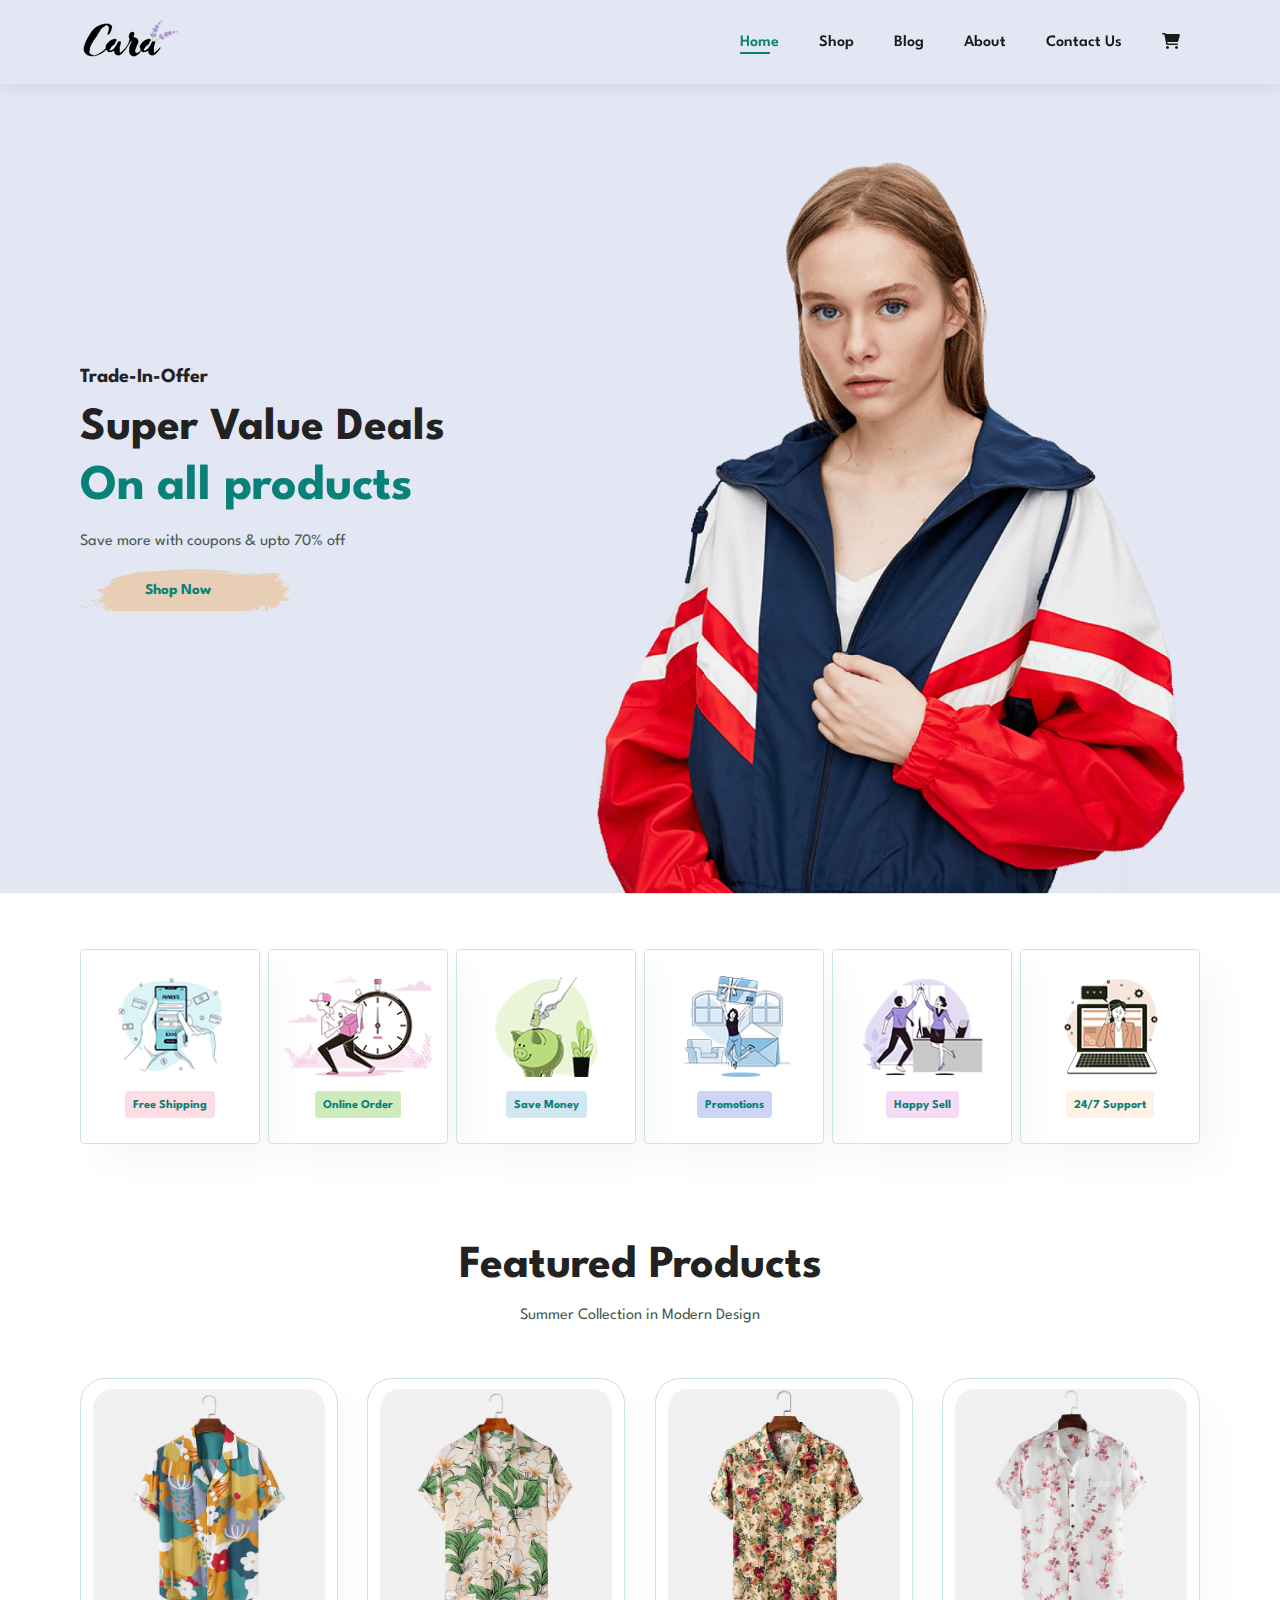
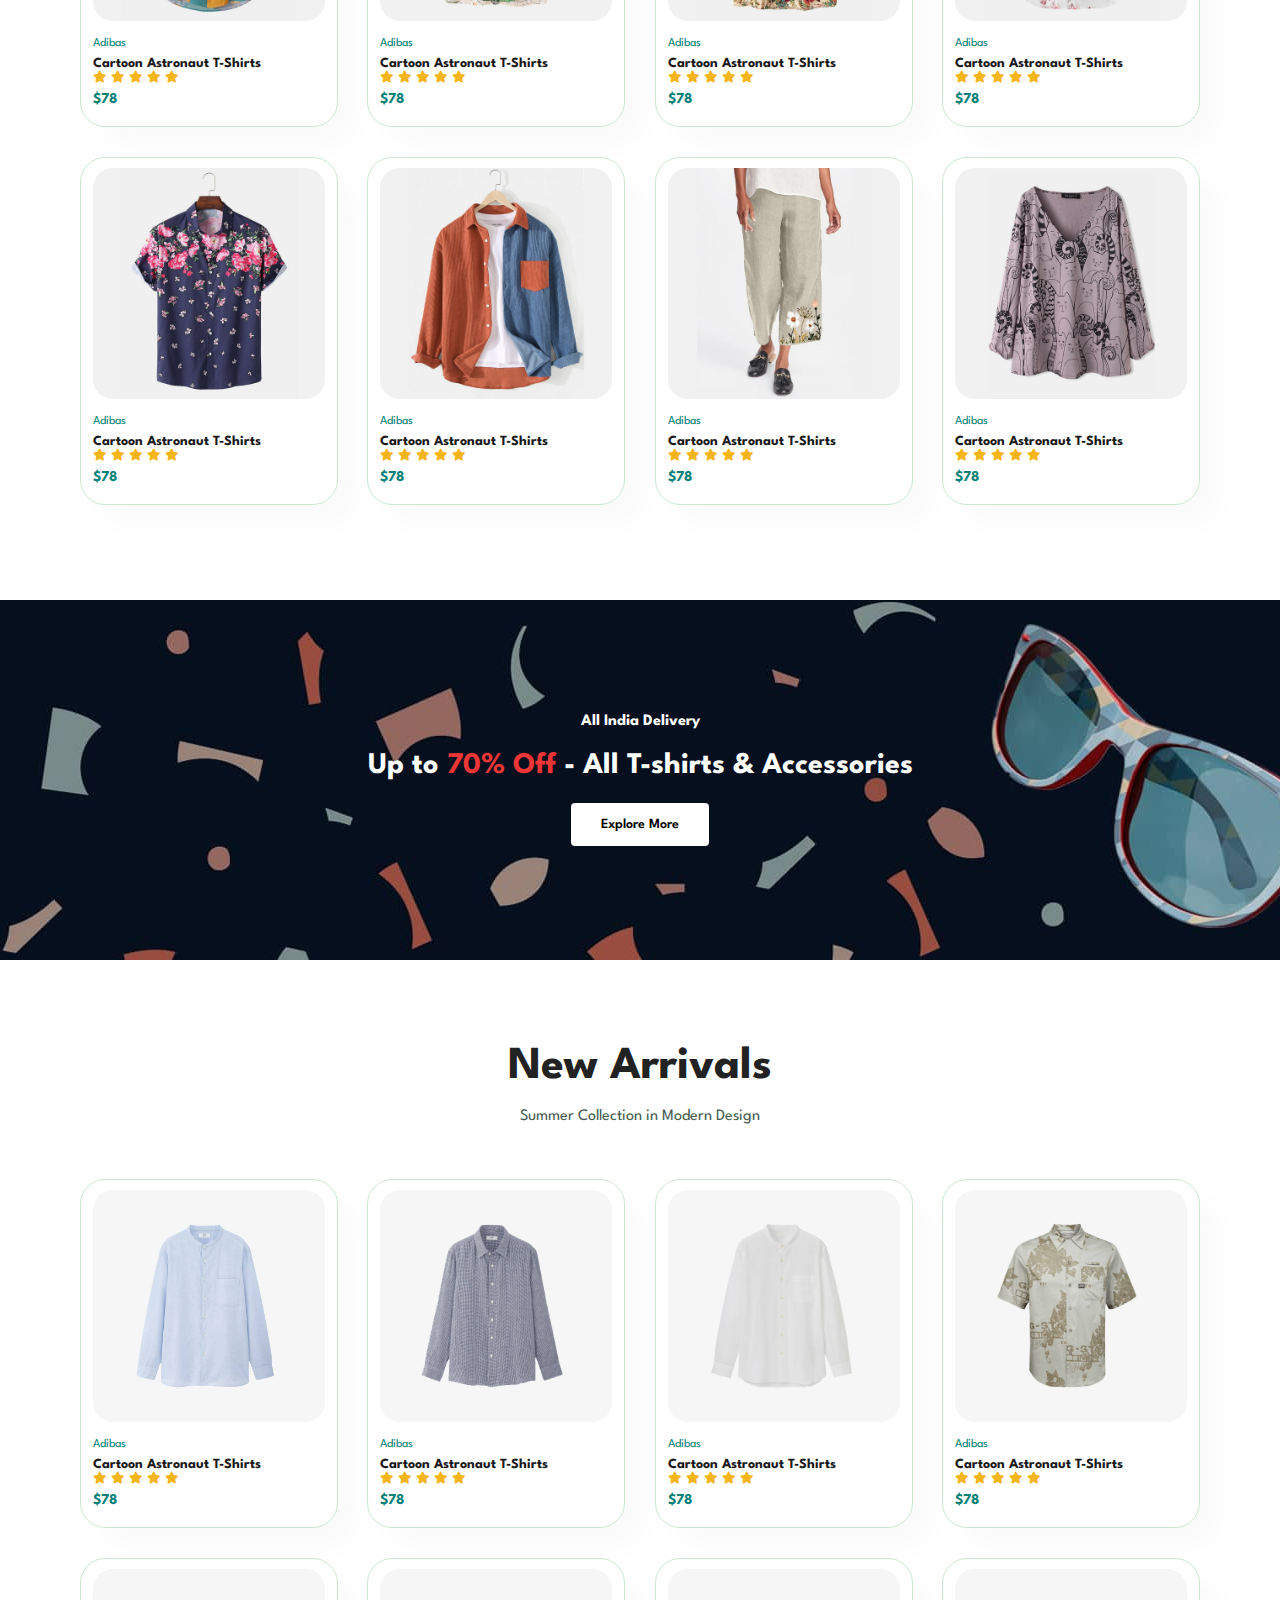
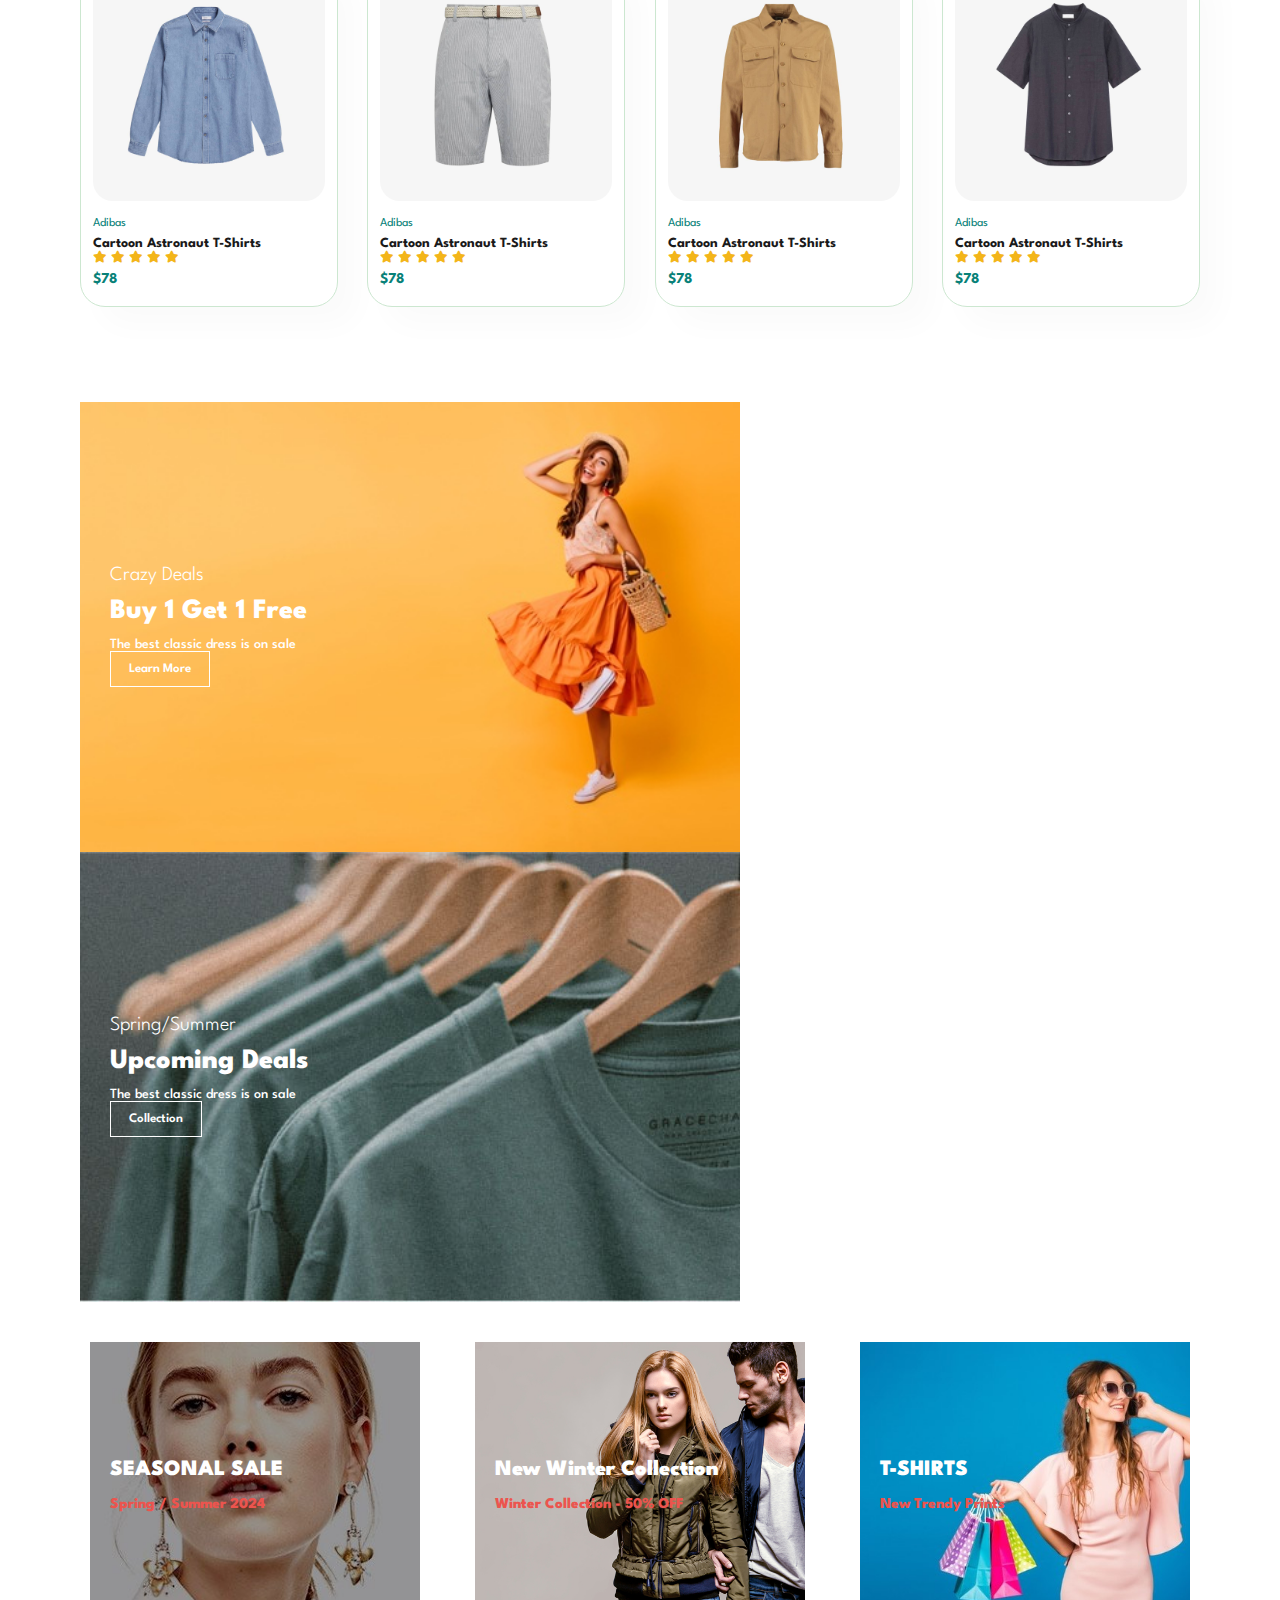
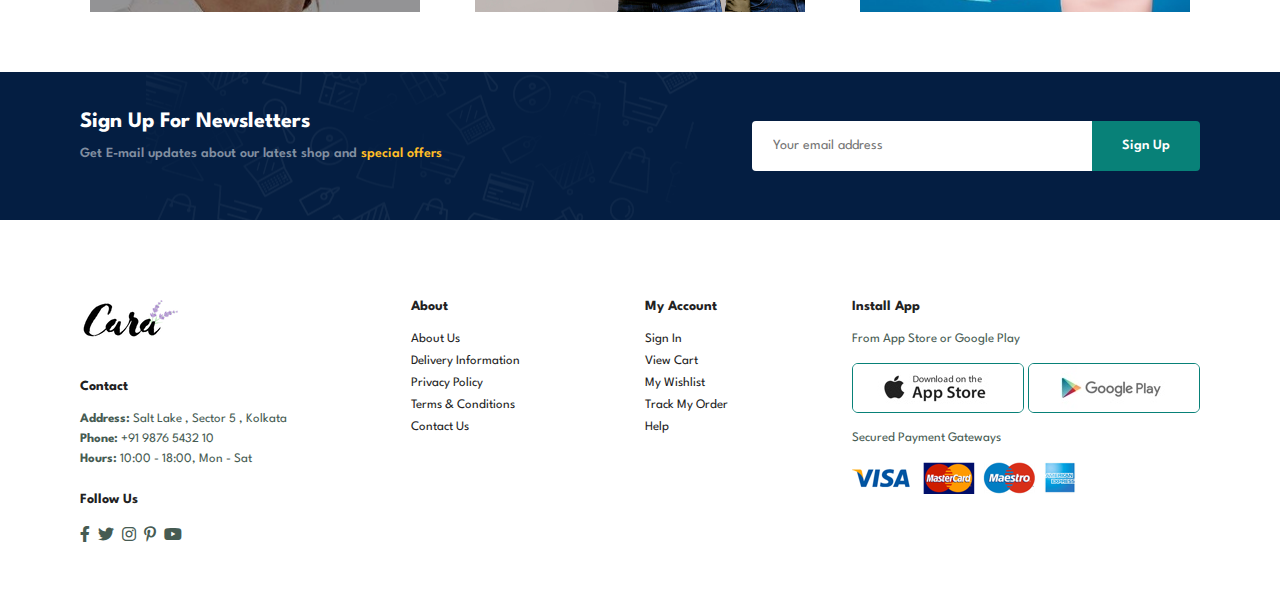
<file: index.html>
<!DOCTYPE html>
<html lang="en">
<head>
    <meta charset="UTF-8">
    <meta name="viewport" content="width=device-width, initial-scale=1.0">
    <link rel="stylesheet" href="https://cdnjs.cloudflare.com/ajax/libs/font-awesome/6.0.0-beta3/css/all.min.css">
    <title>E-Commerce Website</title>
    <link rel="stylesheet" href="style.css">
</head>
<body>
    <section id="header">
        <a href="#"><img src="/img/logo.png" class="logo"></a>
        <div>
            <ul id="navbar">
                <li><a class="active" href="index.html">Home</a></li>
                <li><a href="shop.html">Shop</a></li>
                <li><a href="blog.html">Blog</a></li>
                <li><a href="about.html">About</a></li>
                <li><a href="contact.html">Contact Us</a></li>
                <li><a href="cart.html"><i class="fa-solid fa-cart-shopping"></i></a></li>
            </ul>
        </div>
    </section>
    <section id="hero">
        <h4>Trade-In-Offer</h4>
        <h2>Super Value Deals</h2>
        <h1>On all products</h1>
        <p>Save more with coupons & upto 70% off</p>
        <button>Shop Now</button>
    </section>
    <section id="feature" class="section-p1">
        <div class="feature-box">
            <img src="img/features/f1.png" alt="">
            <h6>Free Shipping</h6>
        </div>
        <div class="feature-box">
            <img src="img/features/f2.png" alt="">
            <h6>Online Order</h6>
        </div>
        <div class="feature-box">
            <img src="img/features/f3.png" alt="">
            <h6>Save Money</h6>
        </div>
        <div class="feature-box">
            <img src="img/features/f4.png" alt="">
            <h6>Promotions</h6>
        </div>
        <div class="feature-box">
            <img src="img/features/f5.png" alt="">
            <h6>Happy Sell</h6>
        </div>
        <div class="feature-box">
            <img src="img/features/f6.png" alt="">
            <h6>24/7 Support</h6>
        </div>
    </section>
    <section id="product1" class="section-p1">
        <h2>Featured Products</h2>
        <p>Summer Collection in Modern Design</p>
        <div class="pro-container">
            <div class="pro"  onclick="window.location.href='sproduct.html';" >
                <img src="img/products/f1.jpg" alt="">
                <div class="des">
                    <span>Adibas</span>
                    <h5>Cartoon Astronaut T-Shirts</h5>
                    <div class="star">
                        <i class="fas fa-star"></i>
                        <i class="fas fa-star"></i>
                        <i class="fas fa-star"></i>
                        <i class="fas fa-star"></i>
                        <i class="fas fa-star"></i>
                    </div>
                    <h4>$78</h4>
                </div>
            </div>
            <div class="pro"  onclick="window.location.href='sproduct.html';">
                <img src="img/products/f2.jpg" alt="">
                <div class="des">
                    <span>Adibas</span>
                    <h5>Cartoon Astronaut T-Shirts</h5>
                    <div class="star">
                        <i class="fas fa-star"></i>
                        <i class="fas fa-star"></i>
                        <i class="fas fa-star"></i>
                        <i class="fas fa-star"></i>
                        <i class="fas fa-star"></i>
                    </div>
                    <h4>$78</h4>
                </div>
            </div>
            <div class="pro"  onclick="window.location.href='sproduct.html';">
                <img src="img/products/f3.jpg" alt="">
                <div class="des">
                    <span>Adibas</span>
                    <h5>Cartoon Astronaut T-Shirts</h5>
                    <div class="star">
                        <i class="fas fa-star"></i>
                        <i class="fas fa-star"></i>
                        <i class="fas fa-star"></i>
                        <i class="fas fa-star"></i>
                        <i class="fas fa-star"></i>
                    </div>
                    <h4>$78</h4>
                </div>
            </div>
            <div class="pro"  onclick="window.location.href='sproduct.html';">
                <img src="img/products/f4.jpg" alt="">
                <div class="des">
                    <span>Adibas</span>
                    <h5>Cartoon Astronaut T-Shirts</h5>
                    <div class="star">
                        <i class="fas fa-star"></i>
                        <i class="fas fa-star"></i>
                        <i class="fas fa-star"></i>
                        <i class="fas fa-star"></i>
                        <i class="fas fa-star"></i>
                    </div>
                    <h4>$78</h4>
                </div>
            </div>
            <div class="pro"  onclick="window.location.href='sproduct.html';">
                <img src="img/products/f5.jpg" alt="">
                <div class="des">
                    <span>Adibas</span>
                    <h5>Cartoon Astronaut T-Shirts</h5>
                    <div class="star">
                        <i class="fas fa-star"></i>
                        <i class="fas fa-star"></i>
                        <i class="fas fa-star"></i>
                        <i class="fas fa-star"></i>
                        <i class="fas fa-star"></i>
                    </div>
                    <h4>$78</h4>
                </div>
            </div>
            <div class="pro"  onclick="window.location.href='sproduct.html';">
                <img src="img/products/f6.jpg" alt="">
                <div class="des">
                    <span>Adibas</span>
                    <h5>Cartoon Astronaut T-Shirts</h5>
                    <div class="star">
                        <i class="fas fa-star"></i>
                        <i class="fas fa-star"></i>
                        <i class="fas fa-star"></i>
                        <i class="fas fa-star"></i>
                        <i class="fas fa-star"></i>
                    </div>
                    <h4>$78</h4>
                </div>
            </div>
            <div class="pro"  onclick="window.location.href='sproduct.html';">
                <img src="img/products/f7.jpg" alt="">
                <div class="des">
                    <span>Adibas</span>
                    <h5>Cartoon Astronaut T-Shirts</h5>
                    <div class="star">
                        <i class="fas fa-star"></i>
                        <i class="fas fa-star"></i>
                        <i class="fas fa-star"></i>
                        <i class="fas fa-star"></i>
                        <i class="fas fa-star"></i>
                    </div>
                    <h4>$78</h4>
                </div>
            </div>
            <div class="pro"  onclick="window.location.href='sproduct.html';">
                <img src="img/products/f8.jpg" alt="">
                <div class="des">
                    <span>Adibas</span>
                    <h5>Cartoon Astronaut T-Shirts</h5>
                    <div class="star">
                        <i class="fas fa-star"></i>
                        <i class="fas fa-star"></i>
                        <i class="fas fa-star"></i>
                        <i class="fas fa-star"></i>
                        <i class="fas fa-star"></i>
                    </div>
                    <h4>$78</h4>
                </div>
            </div>
        </div>
    </section>
    <section id="banner" class="section-m1">
        <h4>All India Delivery</h4>
        <h2>Up to <span>70% Off</span> - All T-shirts & Accessories</h2>
        <button class="normal">Explore More</button>
    </section>
    <section id="product1" class="section-p1">
        <h2>New Arrivals</h2>
        <p>Summer Collection in Modern Design</p>
        <div class="pro-container">
            <div class="pro"  onclick="window.location.href='sproduct.html';">
                <img src="img/products/n1.jpg" alt="">
                <div class="des">
                    <span>Adibas</span>
                    <h5>Cartoon Astronaut T-Shirts</h5>
                    <div class="star">
                        <i class="fas fa-star"></i>
                        <i class="fas fa-star"></i>
                        <i class="fas fa-star"></i>
                        <i class="fas fa-star"></i>
                        <i class="fas fa-star"></i>
                    </div>
                    <h4>$78</h4>
                </div>
            </div>
            <div class="pro"  onclick="window.location.href='sproduct.html';">
                <img src="img/products/n2.jpg" alt="">
                <div class="des">
                    <span>Adibas</span>
                    <h5>Cartoon Astronaut T-Shirts</h5>
                    <div class="star">
                        <i class="fas fa-star"></i>
                        <i class="fas fa-star"></i>
                        <i class="fas fa-star"></i>
                        <i class="fas fa-star"></i>
                        <i class="fas fa-star"></i>
                    </div>
                    <h4>$78</h4>
                </div>
            </div>
            <div class="pro"  onclick="window.location.href='sproduct.html';">
                <img src="img/products/n3.jpg" alt="">
                <div class="des">
                    <span>Adibas</span>
                    <h5>Cartoon Astronaut T-Shirts</h5>
                    <div class="star">
                        <i class="fas fa-star"></i>
                        <i class="fas fa-star"></i>
                        <i class="fas fa-star"></i>
                        <i class="fas fa-star"></i>
                        <i class="fas fa-star"></i>
                    </div>
                    <h4>$78</h4>
                </div>
            </div>
            <div class="pro"  onclick="window.location.href='sproduct.html';">
                <img src="img/products/n4.jpg" alt="">
                <div class="des">
                    <span>Adibas</span>
                    <h5>Cartoon Astronaut T-Shirts</h5>
                    <div class="star">
                        <i class="fas fa-star"></i>
                        <i class="fas fa-star"></i>
                        <i class="fas fa-star"></i>
                        <i class="fas fa-star"></i>
                        <i class="fas fa-star"></i>
                    </div>
                    <h4>$78</h4>
                </div>
            </div>
            <div class="pro"  onclick="window.location.href='sproduct.html';">
                <img src="img/products/n5.jpg" alt="">
                <div class="des">
                    <span>Adibas</span>
                    <h5>Cartoon Astronaut T-Shirts</h5>
                    <div class="star">
                        <i class="fas fa-star"></i>
                        <i class="fas fa-star"></i>
                        <i class="fas fa-star"></i>
                        <i class="fas fa-star"></i>
                        <i class="fas fa-star"></i>
                    </div>
                    <h4>$78</h4>
                </div>
            </div>
            <div class="pro"  onclick="window.location.href='sproduct.html';">
                <img src="img/products/n6.jpg" alt="">
                <div class="des">
                    <span>Adibas</span>
                    <h5>Cartoon Astronaut T-Shirts</h5>
                    <div class="star">
                        <i class="fas fa-star"></i>
                        <i class="fas fa-star"></i>
                        <i class="fas fa-star"></i>
                        <i class="fas fa-star"></i>
                        <i class="fas fa-star"></i>
                    </div>
                    <h4>$78</h4>
                </div>
            </div>
            <div class="pro"  onclick="window.location.href='sproduct.html';">
                <img src="img/products/n7.jpg" alt="">
                <div class="des">
                    <span>Adibas</span>
                    <h5>Cartoon Astronaut T-Shirts</h5>
                    <div class="star">
                        <i class="fas fa-star"></i>
                        <i class="fas fa-star"></i>
                        <i class="fas fa-star"></i>
                        <i class="fas fa-star"></i>
                        <i class="fas fa-star"></i>
                    </div>
                    <h4>$78</h4>
                </div>
            </div>
            <div class="pro"  onclick="window.location.href='sproduct.html';">
                <img src="img/products/n8.jpg" alt="">
                <div class="des">
                    <span>Adibas</span>
                    <h5>Cartoon Astronaut T-Shirts</h5>
                    <div class="star">
                        <i class="fas fa-star"></i>
                        <i class="fas fa-star"></i>
                        <i class="fas fa-star"></i>
                        <i class="fas fa-star"></i>
                        <i class="fas fa-star"></i>
                    </div>
                    <h4>$78</h4>
                </div>
            </div>
        </div>
    </section>
    <section id="sm-banner" class="section-p1">
        <div class="banner-box">
            <h4>Crazy Deals</h4>
            <h2>Buy 1 Get 1 Free</h2>
            <span>The best classic dress is on sale</span>
            <button class="white">Learn More</button>
        </div>
        <div class="banner-box2">
            <h4>Spring/Summer</h4>
            <h2>Upcoming Deals</h2>
            <span>The best classic dress is on sale</span>
            <button class="white">Collection</button>
        </div>
    </section>
    <section id="banner3">
        <div class="banner-box">
            <h2>SEASONAL SALE</h2>
            <h3>Spring / Summer 2024</h3>
        </div>
        <div class="banner-box banner-box2">
            <h2>New Winter Collection</h2>
            <h3>Winter Collection - 50% OFF</h3>
        </div>
        <div class="banner-box banner-box3">
            <h2>T-SHIRTS</h2>
            <h3>New Trendy Prints</h3>
        </div>
    </section>
    <section id="newsletter" class="section-p1 section-m1">
        <div class="newstext">
            <h4>Sign Up For Newsletters</h4>
            <p>Get E-mail updates about our latest shop and <span>special offers</span></p>
        </div>
        <div class="form">
            <input type="text" placeholder="Your email address">
            <button class="normal">Sign Up</button>
        </div>
    </section>
    <footer class="section-p1">
        <div class="col">
            <img class="logo" src="img/logo.png" alt="">
            <h4>Contact</h4>
            <p><strong>Address: </strong> Salt Lake , Sector 5 , Kolkata</p>
            <p><strong>Phone: </strong> +91 9876 5432 10</p>
            <p><strong>Hours: </strong> 10:00 - 18:00, Mon - Sat</p>
            <div class="follow">
                <h4>Follow Us</h4>
                <div class="icons">
                    <i class="fab fa-facebook-f"></i>
                    <i class="fab fa-twitter"></i>
                    <i class="fab fa-instagram"></i>
                    <i class="fab fa-pinterest-p"></i>
                    <i class="fab fa-youtube"></i>
                </div>
            </div>
        </div>
        <div class="col">
            <h4>About</h4>
            <a href="#">About Us</a>
            <a href="#">Delivery Information</a>
            <a href="#">Privacy Policy</a>
            <a href="#">Terms & Conditions</a>
            <a href="#">Contact Us</a>
        </div>
        <div class="col">
            <h4>My Account</h4>
            <a href="#">Sign In</a>
            <a href="#">View Cart</a>
            <a href="#">My Wishlist</a>
            <a href="#">Track My Order</a>
            <a href="#">Help</a>
        </div>
        <div class="col install">
            <h4>Install App</h4>
            <p>From App Store or Google Play</p>
            <div class="row">
                <img src="img/pay/app.jpg" alt="">
                <img src="img/pay/play.jpg" alt="">
            </div>
            <p>Secured Payment Gateways</p>
            <img src="img/pay/pay.png" alt="">
        </div>
    </footer>
</body>
</html>
</file>
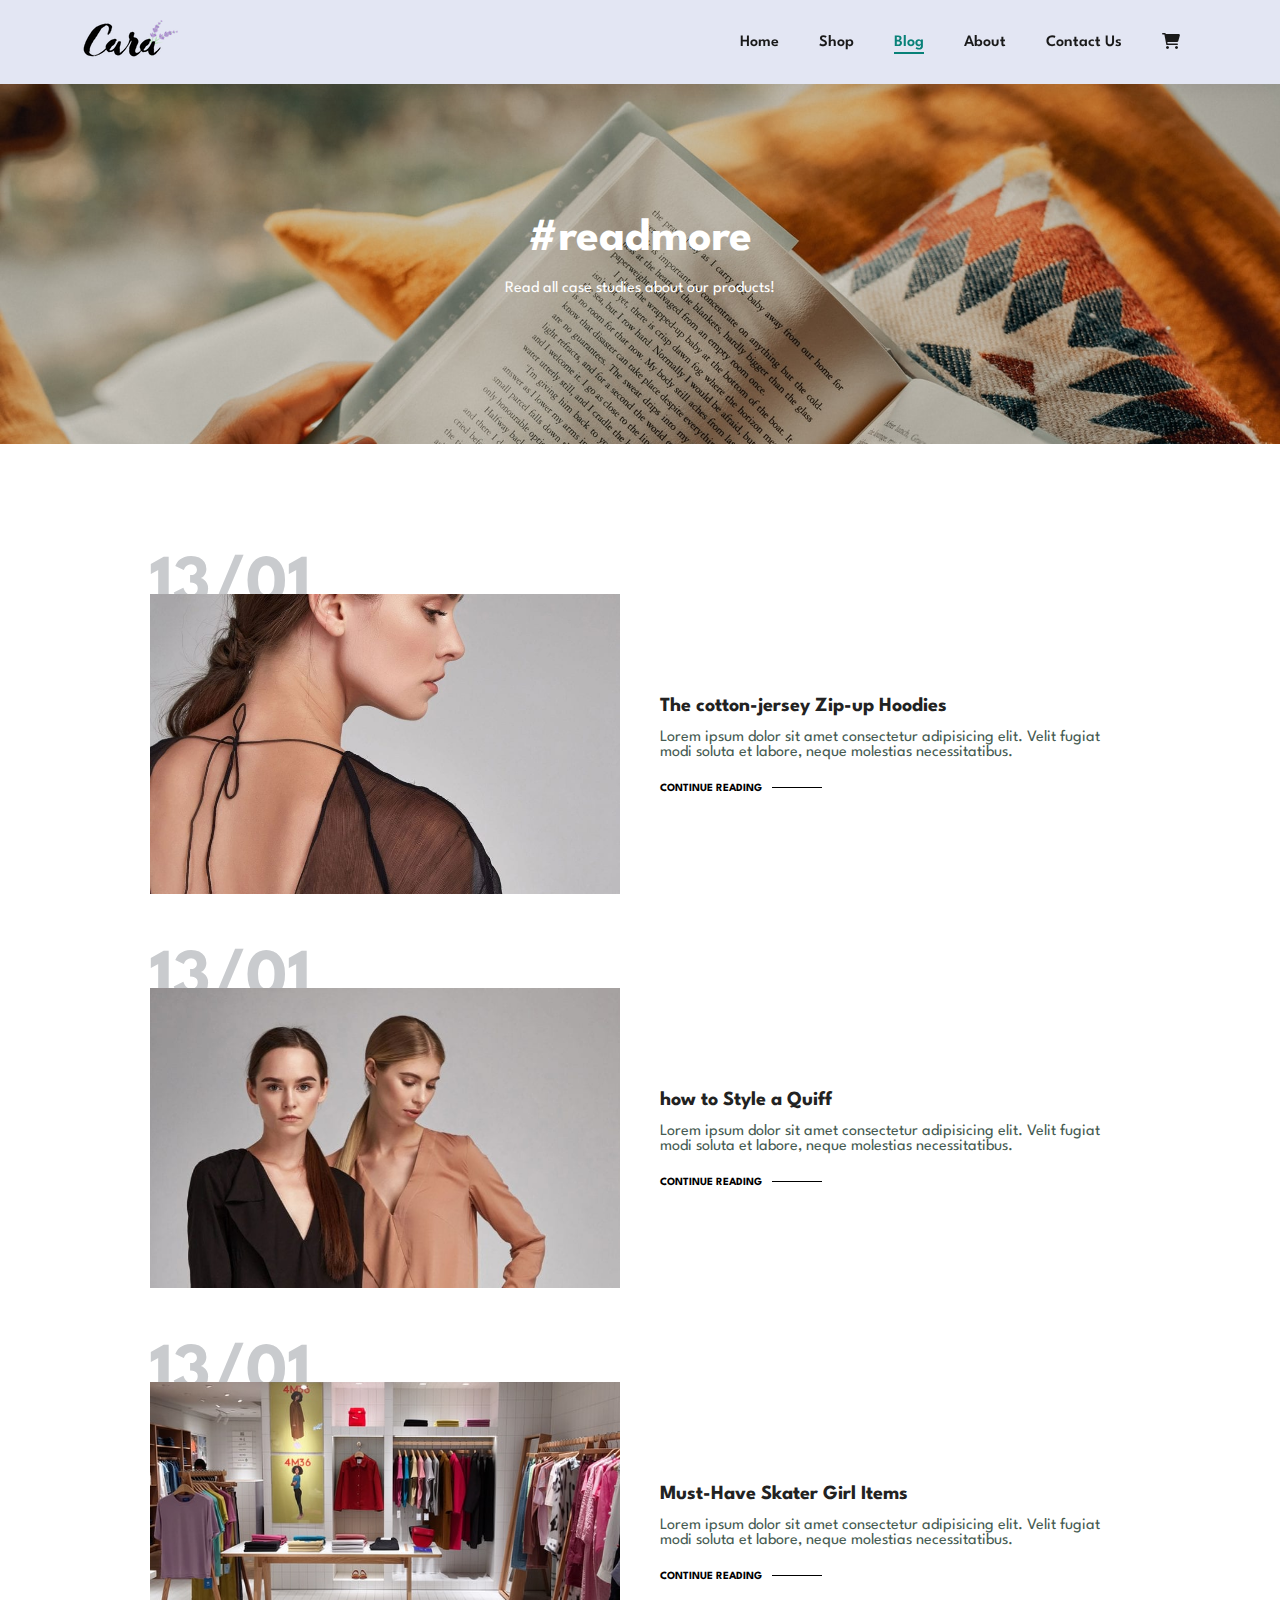
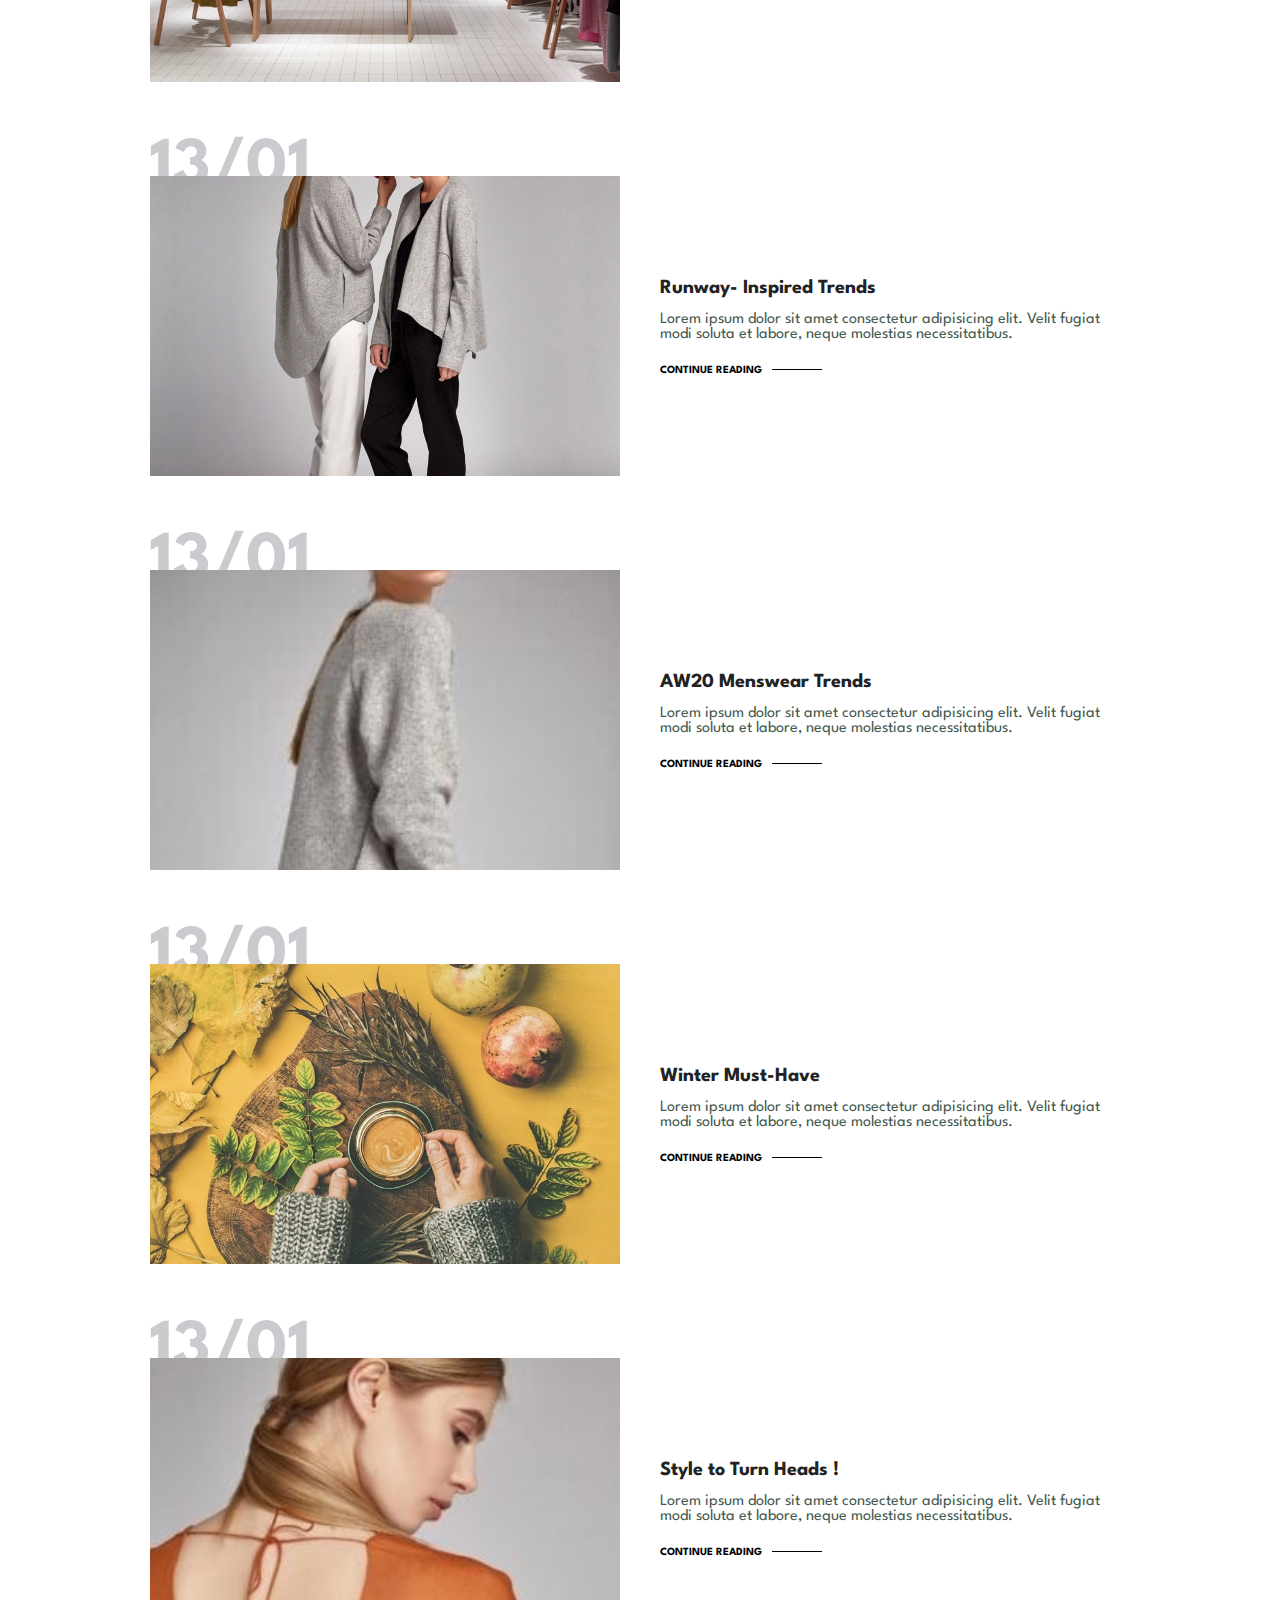
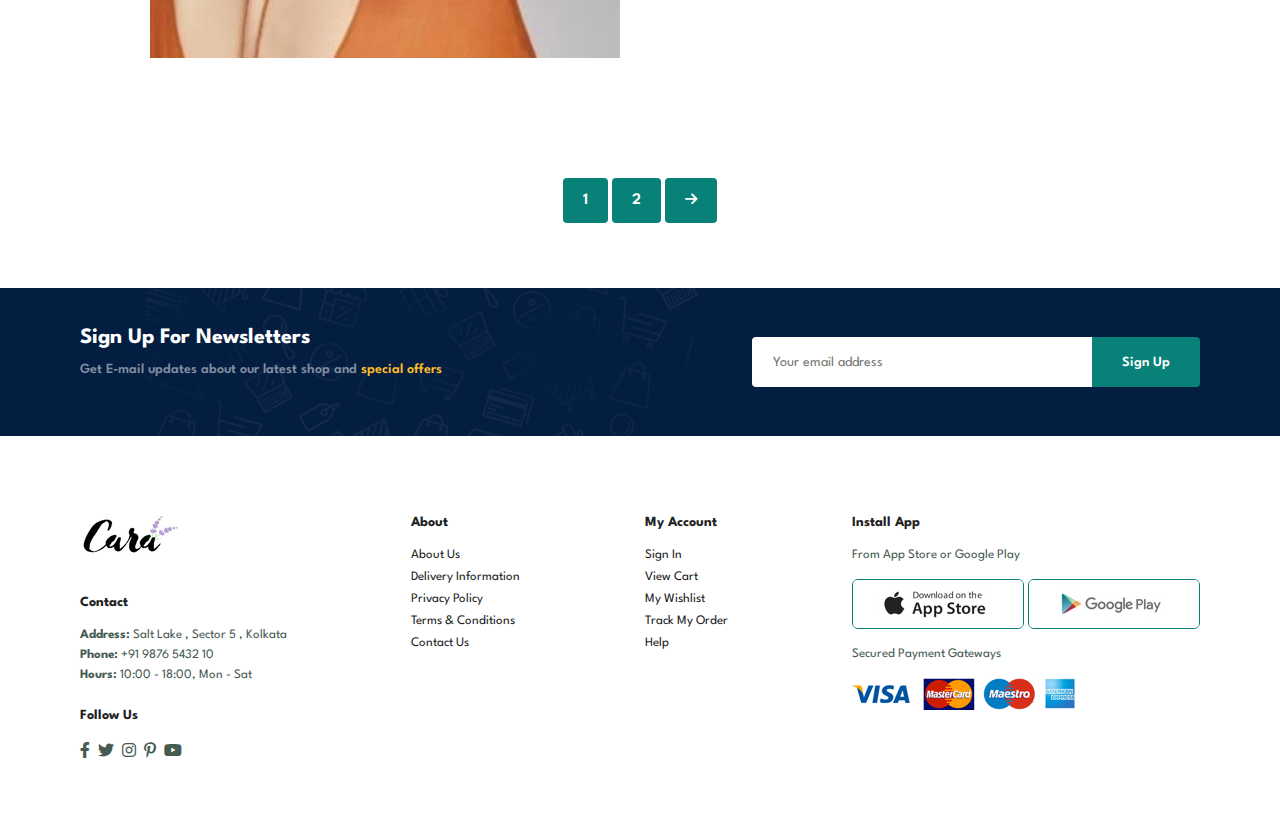
<file: blog.html>
<!DOCTYPE html>
<html lang="en">
<head>
    <meta charset="UTF-8">
    <meta name="viewport" content="width=device-width, initial-scale=1.0">
    <link rel="stylesheet" href="https://cdnjs.cloudflare.com/ajax/libs/font-awesome/6.0.0-beta3/css/all.min.css">
    <title>E-Commerce Website</title>
    <link rel="stylesheet" href="style.css">
</head>
<body>
    <section id="header">
        <a href="#"><img src="/img/logo.png" class="logo"></a>
        <div>
            <ul id="navbar">
                <li><a href="index.html">Home</a></li>
                <li><a  href="shop.html">Shop</a></li>
                <li><a class="active" href="blog.html">Blog</a></li>
                <li><a href="about.html">About</a></li>
                <li><a href="contact.html">Contact Us</a></li>
                <li><a href="cart.html"><i class="fa-solid fa-cart-shopping"></i></a></li>
            </ul>
        </div>
    </section>

    <section id="page-header" class="blog-header">
        <h2>#readmore</h2>
        <p>Read all case studies about our products!</p>
    </section>
    <section id="blog">
        <div class="blog-box">
            <div class="blog-img">
                <img src="img/blog/b1.jpg" alt="">
            </div>
            <div class="blog-details">
                <h4>
                    The cotton-jersey Zip-up Hoodies
                </h4>
                <p>Lorem ipsum dolor sit amet consectetur adipisicing elit. Velit fugiat modi soluta et labore, neque molestias necessitatibus.</p>
                <a href="#"> CONTINUE READING </a>
                <h1>13/01</h1>
            </div>
        </div>
        <div class="blog-box">
            <div class="blog-img">
                <img src="img/blog/b2.jpg" alt="">
            </div>
            <div class="blog-details">
                <h4>
                   how to Style a Quiff
                </h4>
                <p>Lorem ipsum dolor sit amet consectetur adipisicing elit. Velit fugiat modi soluta et labore, neque molestias necessitatibus.</p>
                <a href="#"> CONTINUE READING </a>
                <h1>13/01</h1>
            </div>
        </div>
        <div class="blog-box">
            <div class="blog-img">
                <img src="img/blog/b3.jpg" alt="">
            </div>
            <div class="blog-details">
                <h4>
                  Must-Have Skater Girl Items
                </h4>
                <p>Lorem ipsum dolor sit amet consectetur adipisicing elit. Velit fugiat modi soluta et labore, neque molestias necessitatibus.</p>
                <a href="#"> CONTINUE READING </a>
                <h1>13/01</h1>
            </div>
        </div>
        <div class="blog-box">
            <div class="blog-img">
                <img src="img/blog/b4.jpg" alt="">
            </div>
            <div class="blog-details">
                <h4>
                    Runway- Inspired Trends
                </h4>
                <p>Lorem ipsum dolor sit amet consectetur adipisicing elit. Velit fugiat modi soluta et labore, neque molestias necessitatibus.</p>
                <a href="#"> CONTINUE READING </a>
                <h1>13/01</h1>
            </div>
        </div>
        <div class="blog-box">
            <div class="blog-img">
                <img src="img/blog/b5.jpg" alt="">
            </div>
            <div class="blog-details">
                <h4>
                    AW20 Menswear Trends
                </h4>
                <p>Lorem ipsum dolor sit amet consectetur adipisicing elit. Velit fugiat modi soluta et labore, neque molestias necessitatibus.</p>
                <a href="#"> CONTINUE READING </a>
                <h1>13/01</h1>
            </div>
        </div>
        <div class="blog-box">
            <div class="blog-img">
                <img src="img/blog/b6.jpg" alt="">
            </div>
            <div class="blog-details">
                <h4>
                   Winter Must-Have
                </h4>
                <p>Lorem ipsum dolor sit amet consectetur adipisicing elit. Velit fugiat modi soluta et labore, neque molestias necessitatibus.</p>
                <a href="#"> CONTINUE READING </a>
                <h1>13/01</h1>
            </div>
        </div>
        <div class="blog-box">
            <div class="blog-img">
                <img src="img/blog/b7.jpg" alt="">
            </div>
            <div class="blog-details">
                <h4>
                   Style to Turn Heads !
                </h4>
                <p>Lorem ipsum dolor sit amet consectetur adipisicing elit. Velit fugiat modi soluta et labore, neque molestias necessitatibus.</p>
                <a href="#"> CONTINUE READING </a>
                <h1>13/01</h1>
            </div>
        </div>

    </section>

    <section id="pagination" class="section-p1">
        <a href="#">1</a>
        <a href="#">2</a>
        <a href="#"><i class="fa-solid fa-arrow-right"></i></a>
    </section>

    <section id="newsletter" class="section-p1 section-m1">
        <div class="newstext">
            <h4>Sign Up For Newsletters</h4>
            <p>Get E-mail updates about our latest shop and <span>special offers</span></p>
        </div>
        <div class="form">
            <input type="text" placeholder="Your email address">
            <button class="normal">Sign Up</button>
        </div>
    </section>
    <footer class="section-p1">
        <div class="col">
            <img class="logo" src="img/logo.png" alt="">
            <h4>Contact</h4>
            <p><strong>Address: </strong> Salt Lake , Sector 5 , Kolkata</p>
            <p><strong>Phone: </strong> +91 9876 5432 10</p>
            <p><strong>Hours: </strong> 10:00 - 18:00, Mon - Sat</p>
            <div class="follow">
                <h4>Follow Us</h4>
                <div class="icons">
                    <i class="fab fa-facebook-f"></i>
                    <i class="fab fa-twitter"></i>
                    <i class="fab fa-instagram"></i>
                    <i class="fab fa-pinterest-p"></i>
                    <i class="fab fa-youtube"></i>
                </div>
            </div>
        </div>
        <div class="col">
            <h4>About</h4>
            <a href="#">About Us</a>
            <a href="#">Delivery Information</a>
            <a href="#">Privacy Policy</a>
            <a href="#">Terms & Conditions</a>
            <a href="#">Contact Us</a>
        </div>
        <div class="col">
            <h4>My Account</h4>
            <a href="#">Sign In</a>
            <a href="#">View Cart</a>
            <a href="#">My Wishlist</a>
            <a href="#">Track My Order</a>
            <a href="#">Help</a>
        </div>
        <div class="col install">
            <h4>Install App</h4>
            <p>From App Store or Google Play</p>
            <div class="row">
                <img src="img/pay/app.jpg" alt="">
                <img src="img/pay/play.jpg" alt="">
            </div>
            <p>Secured Payment Gateways</p>
            <img src="img/pay/pay.png" alt="">
        </div>
    </footer>
</body>
</html>
</file>
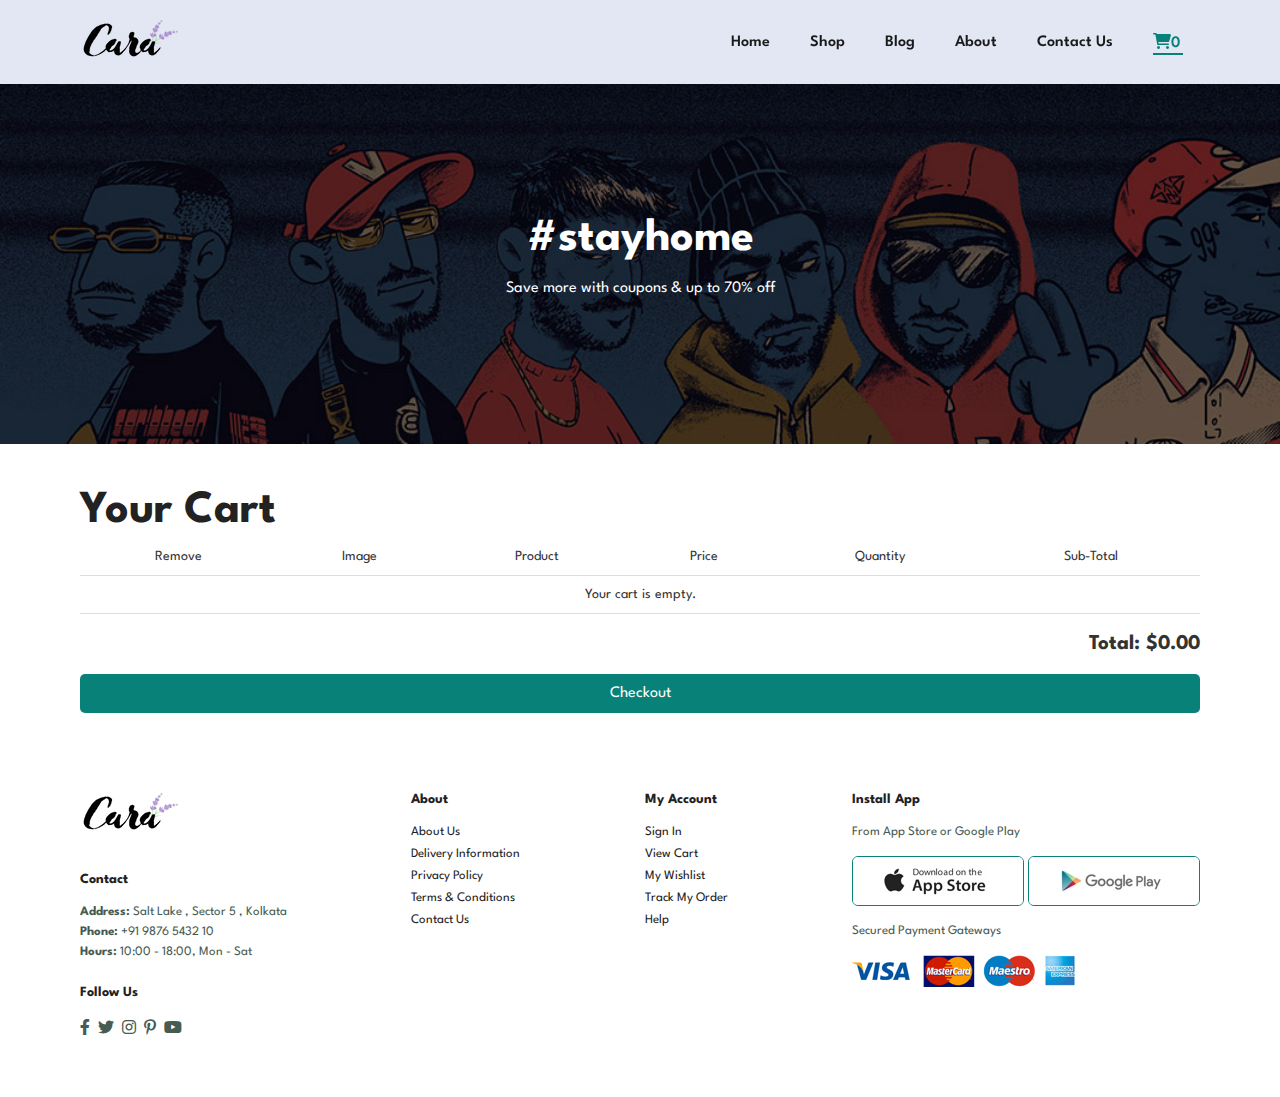
<file: cart.html>
<!DOCTYPE html>
<html lang="en">
<head>
    <meta charset="UTF-8">
    <meta name="viewport" content="width=device-width, initial-scale=1.0">
    <link rel="stylesheet" href="https://cdnjs.cloudflare.com/ajax/libs/font-awesome/6.0.0-beta3/css/all.min.css">
    <title>Cart</title>
    <link rel="stylesheet" href="style.css">
</head>
<body>
    <section id="header">
        <a href="#"><img src="/img/logo.png" class="logo"></a>
        <div>
            <ul id="navbar">
                <li><a href="index.html">Home</a></li>
                <li><a href="shop.html">Shop</a></li>
                <li><a href="blog.html">Blog</a></li>
                <li><a href="about.html">About</a></li>
                <li><a href="contact.html">Contact Us</a></li>
                <li><a class="active" href="cart.html"><i class="fa-solid fa-cart-shopping"></i><span id="cart-count">0</span></a></li>
            </ul>
        </div>
    </section>

    <section id="page-header">
        <h2>#stayhome</h2>
        <p>Save more with coupons & up to 70% off</p>
    </section>

    <section id="cart" class="section-p1">
        <h2>Your Cart</h2>
        <table width="100%">
            <thead>
                <tr>
                    <td>Remove</td>
                    <td>Image</td>
                    <td>Product</td>
                    <td>Price</td>
                    <td>Quantity</td>
                    <td>Sub-Total</td>
                </tr>
            </thead>
            <tbody id="cart-items">
                <!-- Cart items will be injected here by JavaScript -->
            </tbody>
        </table>
        <div class="cart-total">
            <h3>Total: $<span id="cart-total">0.00</span></h3>
        </div>
        <button class="checkout-button" onclick="checkout()">Checkout</button>
    </section>

    <footer class="section-p1">
        <div class="col">
            <img class="logo" src="img/logo.png" alt="">
            <h4>Contact</h4>
            <p><strong>Address: </strong> Salt Lake , Sector 5 , Kolkata</p>
            <p><strong>Phone: </strong> +91 9876 5432 10</p>
            <p><strong>Hours: </strong> 10:00 - 18:00, Mon - Sat</p>
            <div class="follow">
                <h4>Follow Us</h4>
                <div class="icons">
                    <i class="fab fa-facebook-f"></i>
                    <i class="fab fa-twitter"></i>
                    <i class="fab fa-instagram"></i>
                    <i class="fab fa-pinterest-p"></i>
                    <i class="fab fa-youtube"></i>
                </div>
            </div>
        </div>
        <div class="col">
            <h4>About</h4>
            <a href="#">About Us</a>
            <a href="#">Delivery Information</a>
            <a href="#">Privacy Policy</a>
            <a href="#">Terms & Conditions</a>
            <a href="#">Contact Us</a>
        </div>
        <div class="col">
            <h4>My Account</h4>
            <a href="#">Sign In</a>
            <a href="#">View Cart</a>
            <a href="#">My Wishlist</a>
            <a href="#">Track My Order</a>
            <a href="#">Help</a>
        </div>
        <div class="col install">
            <h4>Install App</h4>
            <p>From App Store or Google Play</p>
            <div class="row">
                <img src="img/pay/app.jpg" alt="">
                <img src="img/pay/play.jpg" alt="">
            </div>
            <p>Secured Payment Gateways</p>
            <img src="img/pay/pay.png" alt="">
        </div>
    </footer>

    <script>
        let cart = JSON.parse(localStorage.getItem('cart')) || [];

        function displayCart() {
            const cartItemsContainer = document.getElementById("cart-items");
            const cartTotal = document.getElementById("cart-total");
            let total = 0;

            cartItemsContainer.innerHTML = "";

            cart.forEach(item => {
                const subTotal = item.price * item.quantity;
                total += subTotal;

                const itemRow = document.createElement("tr");

                itemRow.innerHTML = `
                    <td><a href="#" onclick="removeFromCart(${item.id})"><i class="far fa-times-circle"></i></a></td>
                    <td><img src="${item.image}" alt="${item.name}" class="cart-item-image" width="60"></td>
                    <td>${item.name}</td>
                    <td>$${item.price.toFixed(2)}</td>
                    <td>${item.quantity}</td>
                    <td>$${subTotal.toFixed(2)}</td>
                `;

                cartItemsContainer.appendChild(itemRow);
            });

            cartTotal.innerText = total.toFixed(2);

            if (cart.length === 0) {
                cartItemsContainer.innerHTML = "<tr><td colspan='6'>Your cart is empty.</td></tr>";
            }
        }

        function removeFromCart(productId) {
            cart = cart.filter(item => item.id !== productId);
            localStorage.setItem('cart', JSON.stringify(cart));
            displayCart();
            updateCartCount();
        }

        function checkout() {
            if (cart.length === 0) {
                alert("Your cart is empty!");
                return;
            }

            let total = 0;
            cart.forEach(item => {
                total += item.price * item.quantity;
            });

            alert(`Total Price: $${total.toFixed(2)}. Proceeding to checkout.`);
            cart = [];  // Clear the cart after checkout
            localStorage.setItem('cart', JSON.stringify(cart));
            displayCart();
            updateCartCount();

            window.location.href = "orderPlaced.html";
        }

        function updateCartCount() {
            const cart = JSON.parse(localStorage.getItem('cart')) || [];
            const cartCount = cart.reduce((count, item) => count + item.quantity, 0);
            document.getElementById('cart-count').innerText = cartCount;
        }

        // Display the cart items on page load
        document.addEventListener("DOMContentLoaded", displayCart);
        document.addEventListener("DOMContentLoaded", updateCartCount);
    </script>
</body>
</html>
</file>
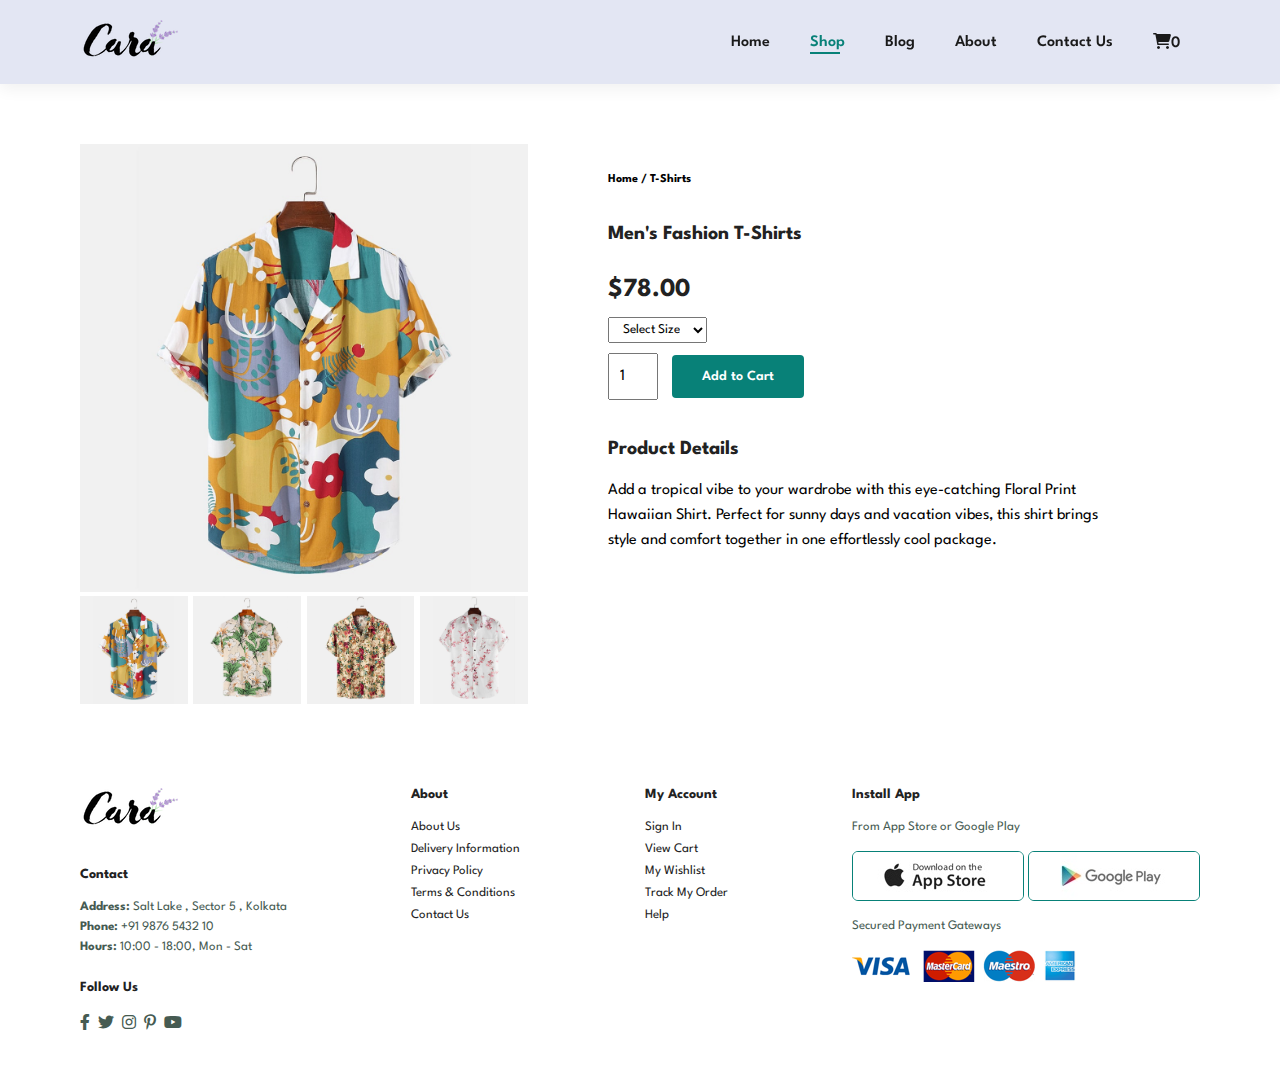
<file: sproduct.html>
<!DOCTYPE html>
<html lang="en">
<head>
    <meta charset="UTF-8">
    <meta name="viewport" content="width=device-width, initial-scale=1.0">
    <link rel="stylesheet" href="https://cdnjs.cloudflare.com/ajax/libs/font-awesome/6.0.0-beta3/css/all.min.css">
    <title>E-Commerce Website</title>
    <link rel="stylesheet" href="style.css">
</head>
<body>
    <section id="header">
        <a href="#"><img src="/img/logo.png" class="logo"></a>
        <div>
            <ul id="navbar">
                <li><a href="index.html">Home</a></li>
                <li><a class="active" href="shop.html">Shop</a></li>
                <li><a href="blog.html">Blog</a></li>
                <li><a href="about.html">About</a></li>
                <li><a href="contact.html">Contact Us</a></li>
                <li><a href="cart.html"><i class="fa-solid fa-cart-shopping"></i><span id="cart-count">0</span></a></li>
            </ul>
        </div>
    </section>

    <div id="prodetails" class="section-p1">
        <div class="single-pro-image">
            <img src="img/products/f1.jpg" width="100%" id="MainImg" alt="">
            <div class="small-img-group">
                <div class="small-img-col">
                    <img src="img/products/f1.jpg" width="100%" class="small-img" alt="">
                </div>
                <div class="small-img-col">
                    <img src="img/products/f2.jpg" width="100%" class="small-img" alt="">
                </div>
                <div class="small-img-col">
                    <img src="img/products/f3.jpg" width="100%" class="small-img" alt="">
                </div>
                <div class="small-img-col">
                    <img src="img/products/f4.jpg" width="100%" class="small-img" alt="">
                </div>
            </div>
        </div>
        <div class="single-pro-details">
            <h6>Home / T-Shirts</h6>
            <h4>Men's Fashion T-Shirts</h4>
            <h2>$78.00</h2>
            <select>
                <option>Select Size</option>
                <option>Small</option>
                <option>Medium</option>
                <option>Large</option>
                <option>X-Large</option>
            </select>
            <input type="number" value="1" id="product-quantity">
            <button class="normal" onclick="addToCart(1, 'Men\'s Fashion T-Shirts', 78, 'img/products/f1.jpg')">Add to Cart</button>
            <h4>Product Details</h4>
            <span>Add a tropical vibe to your wardrobe with this eye-catching Floral Print Hawaiian Shirt. Perfect for sunny days and vacation vibes, this shirt brings style and comfort together in one effortlessly cool package.</span>
        </div>
    </div>
    <footer class="section-p1">
        <div class="col">
            <img class="logo" src="img/logo.png" alt="">
            <h4>Contact</h4>
            <p><strong>Address: </strong> Salt Lake , Sector 5 , Kolkata</p>
            <p><strong>Phone: </strong> +91 9876 5432 10</p>
            <p><strong>Hours: </strong> 10:00 - 18:00, Mon - Sat</p>
            <div class="follow">
                <h4>Follow Us</h4>
                <div class="icons">
                    <i class="fab fa-facebook-f"></i>
                    <i class="fab fa-twitter"></i>
                    <i class="fab fa-instagram"></i>
                    <i class="fab fa-pinterest-p"></i>
                    <i class="fab fa-youtube"></i>
                </div>
            </div>
        </div>
        <div class="col">
            <h4>About</h4>
            <a href="#">About Us</a>
            <a href="#">Delivery Information</a>
            <a href="#">Privacy Policy</a>
            <a href="#">Terms & Conditions</a>
            <a href="#">Contact Us</a>
        </div>
        <div class="col">
            <h4>My Account</h4>
            <a href="#">Sign In</a>
            <a href="#">View Cart</a>
            <a href="#">My Wishlist</a>
            <a href="#">Track My Order</a>
            <a href="#">Help</a>
        </div>
        <div class="col install">
            <h4>Install App</h4>
            <p>From App Store or Google Play</p>
            <div class="row">
                <img src="img/pay/app.jpg" alt="">
                <img src="img/pay/play.jpg" alt="">
            </div>
            <p>Secured Payment Gateways</p>
            <img src="img/pay/pay.png" alt="">
        </div>
    </footer>

    <script>
        function addToCart(productId, name, price, image) {
            const quantity = parseInt(document.getElementById("product-quantity").value);
            let cart = JSON.parse(localStorage.getItem('cart')) || [];
            const existingProduct = cart.find(item => item.id === productId);

            if (existingProduct) {
                existingProduct.quantity += quantity;
            } else {
                cart.push({ id: productId, name, price, quantity, image });
            }

            localStorage.setItem('cart', JSON.stringify(cart));
            updateCartCount();

            alert(`${name} has been added to your cart.`);
        }

        function updateCartCount() {
            const cart = JSON.parse(localStorage.getItem('cart')) || [];
            const cartCount = cart.reduce((count, item) => count + item.quantity, 0);
            document.getElementById('cart-count').innerText = cartCount;
        }

        document.addEventListener("DOMContentLoaded", updateCartCount);
    </script>
</body>
</html>
</file>
<file: style.css>
@import url("https://fonts.googleapis.com/css2?family=Spartan:wght@100;200;300;400;500;600;700;800;900&display=swap");
* {
  margin: 0;
  padding: 0;
  box-sizing: border-box;
  font-family: "Spartan", sans-serif;
}

html {
  scroll-behavior: smooth;
}

/* Global Styles */

h1 {
  font-size: 50px;
  line-height: 64px;
  color: #222;
}

h2 {
  font-size: 46px;
  line-height: 54px;
  color: #222;
}

h4 {
  font-size: 20px;
  color: #222;
}

h6 {
  font-weight: 700;
  font-size: 12px;
}

p {
  font-size: 16px;
  color: #465b52;
  margin: 15px 0 20px 0;
}

.section-p1 {
  padding: 40px 80px;
}

.section-m1 {
  margin: 40px 0;
}

body {
  width: 100%;
}

button.normal{
  font-size: 14px;
  font-weight: 600;
  padding: 15px 30px;
  color: #000;
  background-color: #fff;
  border-radius: 4px;
  cursor: pointer;
  border: none;
  outline: none;
  transition: 0.2s;
}

button.white{
  font-size: 13px;
  font-weight: 600;
  padding: 11px 18px;
  color: #fff;
  background-color: transparent;
  cursor: pointer;
  border: 1px solid;
  outline: none;
  transition: 0.2s;
}

/* Header Starts  */
#header {
  display: flex;
  align-items: center;
  justify-content: space-between;
  padding: 20px 80px;
  background-color: #E3E6F3;
  box-shadow: 0px 5px 15px rgba(0, 0, 0, 0.06);
  z-index: 999;
  position: sticky;
  top: 0;
  left: 0;

}

#navbar{
  display: flex;
  align-items: center;
  justify-content: center;

}

#navbar li{
  padding: 0 20px;
  list-style: none;
  position: relative;

}

#navbar li a{
  text-decoration: none;
  font-size: 16px;
  font-weight: 600;
  color: #1a1a1a;
  transition: 0.3s ease;

}

#navbar li a:hover,
#navbar li a.active{
  color: #088178;
}

#navbar li a.active::after,
#navbar li a:hover::after{
  content: "";
  width: 30px;
  height: 2px;
  background-color: #088178;
  position:absolute;
  bottom: -4px;
  left: 20px;
}

/* Hero Section Starts */

#hero{
  background-image: url("img/hero4.png");
  height: 90vh;
  width: 100%;
  background-size: cover;
  background-position: top 25% right 0;
  padding: 0 80px;
  display: flex;
  flex-direction: column;
  align-items: flex-start;
  justify-content: center;
}
#hero h4{
  padding-bottom: 15px;
}

#hero h1{
  color: #088178;
}

#hero button{
  background-image: url("img/button.png");
  background-color: transparent;
  color: #088178;
  border: 0;
  padding: 14px 80px 14px 65px;
  background-repeat: no-repeat;
  cursor: pointer;
  font-weight: 700;
  font-size: 15px;
}

#feature {
  display: flex;
  align-items: center;
  justify-content: space-between;
  flex-wrap: wrap;
}
#feature .feature-box{
  width: 180px;
  text-align: center;
  padding: 25px 15px;
  box-shadow: 20px 20px 34px rgba(0, 0, 0, 0.03) ;
  border: 1px solid #cce7d0;
  border-radius: 4px;
  margin: 15px 0;
}

#feature .feature-box:hover{
  box-shadow: 10px 10px 54px rgba(70 , 62 , 221 , 0.1);
}

#feature .feature-box img{
  width: 100%;
  margin-bottom: 10px;
}

#feature .feature-box h6{
  display: inline-block;
  padding: 9px 8px 6px 8px;
  line-height: 1;
  border-radius: 4px;
  color: #088178;
  background-color: #fddde4;
}

#feature .feature-box:nth-child(2) h6{
  background-color: #cdebbc;
}
#feature .feature-box:nth-child(3) h6{
  background-color: #d1e8f2;
}
#feature .feature-box:nth-child(4) h6{
  background-color: #cdd4f8;
}
#feature .feature-box:nth-child(5) h6{
  background-color: #f6dbf6;
}
#feature .feature-box:nth-child(6) h6{
  background-color: #fff2e5;
}


#product1{
  text-align: center;
}

#product1 .pro-container{
  display: flex;
  justify-content: space-between;
  padding-top: 20px;
  flex-wrap: wrap

}

#product1 .pro{
  width: 23%;
  min-width: 250px;
  padding: 10px 12px;
  border: 1px solid #cce7d0;
  border-radius: 25px;
  cursor: pointer;
  box-shadow: 20px 20px 30px rgba(0, 0, 0, 0.02);
  margin: 15px 0;
  transition: 0.2s ease;
  position: relative;
}

#product1 .pro:hover{
  box-shadow: 20px 20px 30px rgba(0 , 0 , 0 , 0.06);
}

#product1 .pro img{
  width: 100%;
  border-radius: 20px;
}

#product1 .pro .des{
  text-align: start;
  padding: 10px 0;
}

#product1 .pro .des span{
  color: #088178;
  font-size: 12px;
}

#product1 .pro .des h5{
  padding-top: 7px;
  color: #1a1a1a;
  font-size: 14px;
}

#product1 .pro .des .star i{
  font-size: 12px;
  color: rgb(243, 181, 25);
}

#product1 .pro .des h4{
  padding-top: 7px;
  font-size: 15px;
  font-weight: 700;
  color: #088178;
}
#product1 .pro .cart{
  width: 40px;
  height: 40px;
  line-height: 40px;
  border-radius: 50px;
  background-color: #e8f6ea;
  font-weight: 600;
  color: #088178;
  border: 1px solid #cce7d0;
  position: absolute;
  bottom: 20px;
  right: 10px;
}

#banner{
  display: flex;
  flex-direction: column;
  justify-content: center;
  align-items: center;
  text-align: center;
  background-image: url(/img/banner/b2.jpg);
  width: 100%;
  height: 40vh;
  background-size: cover;
  background-position: center;
}

#banner h4{
  color: #fff;
  font-size: 16px;
}
#banner h2{
  color: #fff;
  font-size: 30px;
  padding: 10px 0;
}

#banner h2 span{
  color: #ef3636;
}

#banner button:hover{
  background-color: #088178;
  color: #fff;
}

#sm-banner{
  display: flex;
  justify-content: space-between;
  flex-wrap: wrap;
  padding: auto;
}

#sm-banner .banner-box{
  display: flex;
  flex-direction: column;
  justify-content: center;
  align-items: flex-start;
  background-image: url(/img/banner/b17.jpg);
  width: 660px;
  height: 50vh;
  background-size: cover;
  background-position: center;
  padding: 30px;
}

#sm-banner .banner-box2{
  display: flex;
  flex-direction: column;
  justify-content: center;
  align-items: flex-start;
  background-image: url(/img/banner/b10.jpg);
  width: 660px;
  height: 50vh;
  background-size: cover;
  background-position: center;
  padding: 30px;
}


#sm-banner h4{
  color: #fff;
  font-size: 20px;
  font-weight: 300;
}

#sm-banner h2{
  color: #fff;
  font-size: 28px;
  font-weight: 800;
}

#sm-banner span{
  color: #fff;
  font-size: 14px;
  font-weight: 500;
}


#sm-banner .banner-box:hover button{
  background-color: #088178;
  border: 1px solid #088178;

}

#banner3{
  display: flex;
  justify-content: space-between;
  flex-wrap: wrap;
  padding: 0 90px;
}

#banner3 .banner-box{
  display: flex;
  flex-direction: column;
  justify-content: center;
  align-items: flex-start;
  background-image: url("/img/banner/b7.jpg");
  min-width: 30%;
  height: 30vh;
  background-size: cover;
  background-position: center;
  padding: 20px;
  margin-bottom: 20px;
}

#banner3 .banner-box2{
  background-image: url("/img/banner/b4.jpg");
}
#banner3 .banner-box3{
  background-image: url("/img/banner/b18.jpg");
}

#banner3 h2{
  color: #fff;
  font-size: 22px;
  font-weight: 900;
}

#banner3 h3{
  color: #ec544e;
  font-size: 15px;
  font-weight: 800;
}

#newsletter{
  display: flex;
  justify-content: space-between;
  align-items: center;
  flex-wrap: wrap;
  background-image: url("img/banner/b14.png");
  background-repeat: no-repeat;
  background-position: 20% 30%;
  background-color: #041e42;
}

#newsletter .form{
  display: flex;
  width: 40%
}
#newsletter h4{
  color: #fff;
  font-size: 22px;
  font-weight: 700;
}

#newsletter p{
  font-size: 14px;
  color: #818ea0;
  font-weight: 600;
}

#newsletter p span{
  color: #ffbd27;
}

#newsletter input{
  height: 3.125rem;
  padding: 0 1.25rem;
  font-size: 14px;
  width: 100%;
  border: 1px solid transparent;
  outline: none;
  border-radius: 4px;
  border-top-right-radius: 0;
  border-bottom-right-radius: 0;

}

#newsletter button{
  background-color: #088178;
  color: #fff;
  white-space: nowrap;
  border-top-left-radius: 0;
  border-bottom-left-radius: 0;
}

footer{
  display: flex;
  flex-wrap: wrap;
  justify-content: space-between;
}

footer .col{
  display: flex;
  flex-direction: column;
  align-items: flex-start;
  margin-bottom: 20px;
}

footer .logo{
  margin-bottom: 40px;
}

footer h4{
  font-size: 14px;
  padding-bottom: 20px;
}

footer p{
  font-size: 13px;
  margin: 0 0 8px 0;
}

footer a{
  font-size: 13px;
  text-decoration: none;
  color: #222;
  margin-bottom: 10px;
}

footer .follow{
  margin-top: 20px;
}
footer .follow i{
  color: #465b52;
  padding-right: 4px;
  cursor: pointer;
}

footer .install .row img{
  border: 1px solid #088178;
  border-radius: 6px;
}

footer .install img{
  margin: 10px 0 15px 0;
}

footer .follow i:hover
footer a:hover{
  color: #088178;
}

/* Shop Page */
#page-header{
  background-image: url(img/banner/b1.jpg);
  width: 100%;
  height: 40vh;
  background-size: cover;
  display: flex;
  justify-content: center;
  text-align: center;
  flex-direction: column;
  padding: 14px;
}

#page-header h2,
#page-header p{
  color: #fff;
}

#pagination{
  text-align: center;
}

#pagination a{
  background-color: #088178;
  font-weight: 600;
  text-decoration: none;
  padding: 15px 20px;
  border-radius: 4px;
  color: #fff;
}

#pagination a i{
  font-size: 14px;
  font-weight: 600;
}

/* single product */

#prodetails .single-pro-image{
  width: 40%;
  margin-right: 50px;
}
.small-img-group {
  display: flex;
  justify-content: space-between;
}

.small-img-col {
  flex-basis: 24%;
  cursor: pointer;
}

#prodetails{
  display: flex;
  margin-top: 20px;
}

#prodetails .single-pro-details{
  width: 50%;
  padding: 30px;
}

#prodetails .single-pro-details h4{
  padding: 40px 0 20px 0;
}

#prodetails .single-pro-details h2{
  font-size: 26px;
}
#prodetails .single-pro-details select{
  display: block;
  padding: 5px 10px;
  margin-bottom: 10px;
}

#prodetails .single-pro-details input{
  width: 50px;
  height: 47px;
  padding-left: 10px;
  font-size: 16px;
  margin-right: 10px;
}

#prodetails .single-pro-details input:focus{
  outline: none;
}
#prodetails .single-pro-details button{
  background: #088178;
  color: #fff;
}

#prodetails .single-pro-details span{
  line-height: 25px;
}

#cart-page {
  padding: 50px 0;
  text-align: center;
}

#cart-page h2 {
  font-size: 26px;
  color: #333;
  margin-bottom: 20px;
}

#cart table {
  width: 100%;
  margin-bottom: 20px;
  border-collapse: collapse;
  font-size: 14px;
}

#cart table th, #cart table td {
  padding: 12px;
  text-align: center;
  border-bottom: 1px solid #ddd;
}

#cart table th {
  background-color: #f8f8f8;
  color: #333;
  font-weight: 600;
}

#cart table td {
  color: #333;
}

#cart table img {
  width: 60px;
  height: auto;
  border-radius: 5px;
}

#cart table .far.fa-times-circle {
  color: #888;
  font-size: 18px;
  cursor: pointer;
}

#cart table .far.fa-times-circle:hover {
  color: #d9534f;
}

.cart-total {
  font-size: 18px;
  font-weight: 600;
  text-align: right;
  margin: 20px 0;
  color: #333;
}

#cart-page .checkout-button {
  padding: 15px 25px;
  font-size: 16px;
  color: #fff;
  background-color: #088178;
  border: none;
  border-radius: 5px;
  cursor: pointer;
  transition: background-color 0.3s, transform 0.3s;
}

#cart-page .checkout-button:hover {
  background-color: #06615c;
  transform: translateY(-2px); /* Adds a subtle lifting effect on hover */
}

#cart-page .checkout-button:active {
  transform: translateY(1px); /* Slight press effect */
}

/* Styling for the checkout button */
.checkout-button {
  background-color: #088178;
  color: #fff;
  font-size: 16px;
  padding: 12px 20px;
  border: none;
  border-radius: 5px;
  cursor: pointer;
  margin-top: 20px;
  display: block;
  width: 100%;
  text-align: center;
  transition: background-color 0.3s;
}

.checkout-button:hover {
  background-color: #065f5a;
}


#page-header.blog-header{
  background-image: url(/img/banner/b19.jpg);

}
#blog{
  padding: 150px 150px 0px 150px;

}
#blog .blog-box{
  display: flex;
  align-items: center;
  width: 100%;
  position: relative;
  padding-bottom: 90px;

}
#blog .blog-img{
  width: 50%;
  margin-right: 40px;
}
#blog img{
  width: 100%;
  height: 300px;
  object-fit: cover;
}
#blog .blog-details{
  width: 50%;
}
#blog .blog-details a{
  text-decoration: none;
  font-size:11px ;
  color: #000;
  font-weight: 700;
  position: relative;
  transition: 0.3s;
  
}


#blog .blog-details a::after {
  content: "";
  width: 50px;
  height: 1px;
  background-color: #000;
  position: absolute;
  top: 4px;
  right: -60px;
}
#blog .blog-details a:hover{
  color: #088178;
}
#blog .blog-details a:hover::after {
  background-color: #088178;
}
#blog .blog-box h1{
  position: absolute;
  top: -40px;
  left: 0;
  font-size: 70px;
  font-weight: 700;
  color: #c9cbce;
  z-index: -9;

}


#page-header .about-banner {
  background-image: url("img/about/banner.png");
}

#about-head {
  display: flex;
  align-items: center;
}

#about-head img {
  width : 50%;
  height: auto;
}

#about-head div{
  padding-left: 40px;
}

#about-app{
  text-align: center;
}

#about-app ,video{
  width: 70%;
  height: 100%;
  margin: 30px auto 0 auto;
}
#about-app .video video{
  width: 100%;
  height: 100%;
  border-radius: 20px; 
}

#contact-details{
  display: flex;
  align-items: center;
  justify-content: space-between;
}

#contact-details .details{
  width:40%; 
}

#contact-details .details span
#form-details form span {
  font-size: 12px;
}

#contact-details .details h2,
#form-details form h2{
  font-size: 26px;
  line-height: 35px;
  padding: 20px 0;
}

#contact-details .details h3{
  font-size: 16px;
  padding-bottom: 15px;
}

#contact-details .details li{
  list-style: none;
  display: flex;
  padding: 10px;
}

#contact-details .details li i{
  font-size: 14px;
  padding-right: 22px;
}

#contact-details .details li p{
  margin: 0;
  font-size: 14px;
}

#contact-details .map{
  width: 55%;
  height: 400px;
}

#contact-details .map iframe {
  width: 100%;
  height: 100%;
}

#form-details{
  display: flex;
  justify-content: space-between;
  margin: 30px;
  padding: 80px;border: 1px solid #e1e1e1;
}


#form-details form{
  width: 65%;
  display: flex;
  flex-direction: column;
  align-items: flex-start;
}

#form-details form input,
#form-details form textarea {
  width: 100px;
  padding: 12px 15px;
  outline: none;
  margin-bottom: 20px;
  border: 1px solid #e1e1e1;
}

#form-details form button{
  background-color: #088178;
  color: #fff;
}

#form-details .people div{
  padding-bottom:25px;
  display: flex;
  align-items: flex-start;
}


#form-details .people div img{
  width: 65px;
  height: 65px;
  object-fit: cover;
  margin-right: 15px;
}

#form-details .people div p{
  margin: 0;
  font-size: 13px;
  line-height: 25px;
}

#form-details .people div p span{
  display: block;
  font-size: 16px;
  font-weight: 600;
  color: #000;
}



#orderContainer
{
    font-family: 'Lato', sans-serif;
    width: 80%;
    padding-top: 250px;
    padding-bottom: 150px;
    margin: auto;
    text-align: center;
}
#orderContainer i
{
    color: rgb(5, 187, 5);
    padding-bottom: 30px;
    font-size: 10em;
}
#aboutCheck p
{
    font-weight: 100;
    letter-spacing: 1px;
}
#aboutCheck h1
{
    letter-spacing: 1px;
    word-spacing: 1px;
}
</file>
